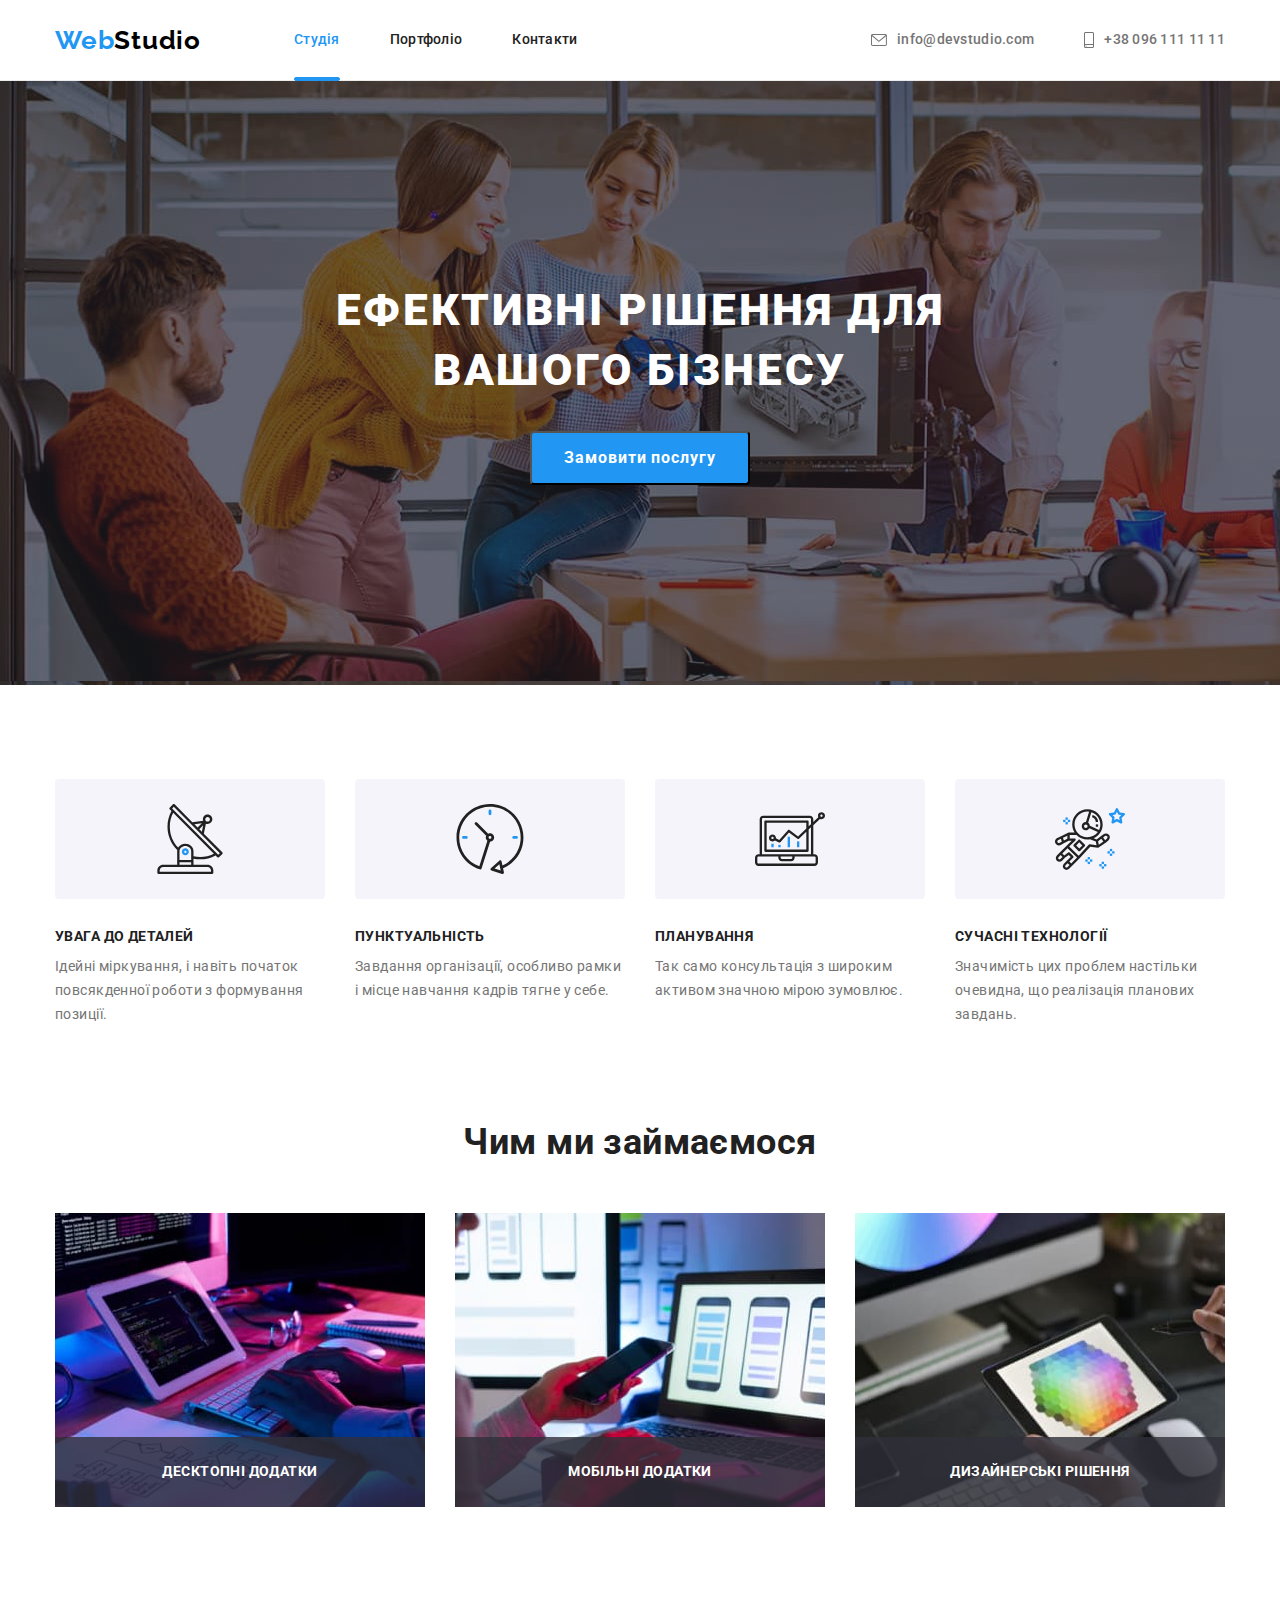
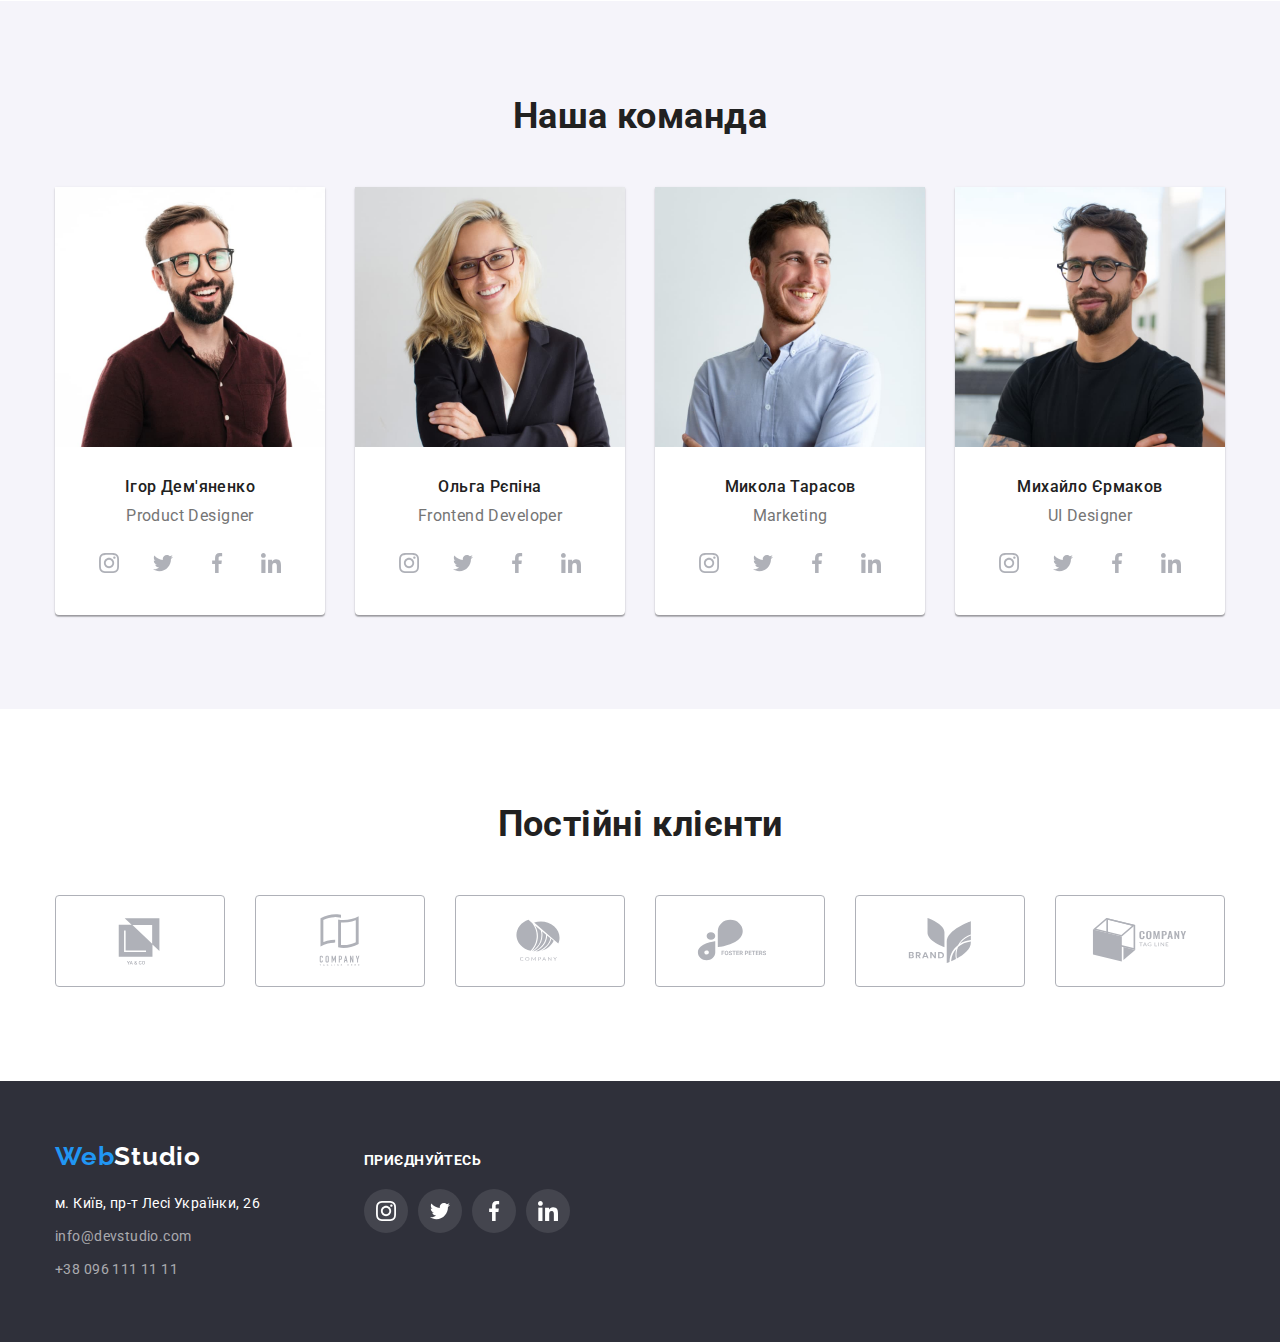
<file: index.html>
<!DOCTYPE html>
<html lang="uk">
  <head>
    <meta charset="UTF-8" />
    <meta http-equiv="X-UA-Compatible" content="IE=edge" />
    <meta name="viewport" content="width=device-width, initial-scale=1.0" />
    <title>Студія</title>
    <link
      rel="stylesheet"
      href="https://cdnjs.cloudflare.com/ajax/libs/modern-normalize/1.1.0/modern-normalize.css"
      integrity="sha512-Y0MM+V6ymRKN2zStTqzQ227DWhhp4Mzdo6gnlRnuaNCbc+YN/ZH0sBCLTM4M0oSy9c9VKiCvd4Jk44aCLrNS5Q=="
      crossorigin="anonymous"
      referrerpolicy="no-referrer"
    />
    <link rel="preconnect" href="https://fonts.googleapis.com" />
    <link rel="preconnect" href="https://fonts.gstatic.com" crossorigin />
    <link
      href="https://fonts.googleapis.com/css2?family=Raleway:wght@700&family=Roboto:wght@400;500;700;900&display=swap"
      rel="stylesheet"
    />
    <link rel="stylesheet" href="./css/styles.css" />
  </head>
  <body>
    <!-- Header -->
    <header class="header">
      <div class="container">
        <nav class="nav header-flex-item">
          <a href="./index.html" class="logo header-flex-item"
            >Web<span class="logo-header">Studio</span></a
          >
          <ul class="nav-list list">
            <li class="nav-list-item">
              <a href="./index.html" class="link current">Студія</a>
            </li>
            <li class="nav-list-item">
              <a href="./portfolio.html" class="link">Портфоліо</a>
            </li>
            <li class="nav-list-item"><a href="" class="link">Контакти</a></li>
          </ul>
        </nav>
        <ul class="contact-list list header-flex-item">
          <li class="contact-list-item">
            <a href="mailto:info@devstudio.com" class="link">
              <svg width="16" height="12" class="icon-contact">
                <use href="./images/symbol-defs.svg#icon-envelope"></use>
              </svg>
              info@devstudio.com</a
            >
          </li>
          <li class="contact-list-item">
            <a href="tel:+380961111111" class="link">
              <svg width="10" height="16" class="icon-contact">
                <use href="./images/symbol-defs.svg#icon-smartphone"></use>
              </svg>
              +38 096 111 11 11</a
            >
          </li>
        </ul>
      </div>
    </header>
    <!-- Main content -->
    <main>
      <!-- Hero -->
      <section class="hero section">
        <div class="container">
          <h1 class="hero-title">Ефективні рішення для вашого бізнесу</h1>
          <button type="button" class="button-order" data-modal-open>
            Замовити послугу
          </button>
        </div>
      </section>
      <!-- Speciality -->
      <section class="speciality section">
        <div class="container">
          <h2 hidden class="speciality-title">Особливості</h2>
          <ul class="speciality-list list">
            <li class="speciality-item">
              <div class="icon-flex">
                <svg class="speciality-icon" width="70" height="70">
                  <use href="./images/symbol-defs.svg#icon-antenna"></use>
                </svg>
              </div>
              <h3 class="speciality-list-title title">УВАГА ДО ДЕТАЛЕЙ</h3>
              <p class="speciality-description">
                Ідейні міркування, і навіть початок повсякденної роботи з
                формування позиції.
              </p>
            </li>
            <li class="speciality-item">
              <div class="icon-flex">
                <svg width="70" height="70">
                  <use href="./images/symbol-defs.svg#icon-clock"></use>
                </svg>
              </div>
              <h3 class="speciality-list-title title">ПУНКТУАЛЬНІСТЬ</h3>
              <p class="speciality-description">
                Завдання організації, особливо рамки і місце навчання кадрів
                тягне у себе.
              </p>
            </li>
            <li class="speciality-item">
              <div class="icon-flex">
                <svg width="70" height="70">
                  <use href="./images/symbol-defs.svg#icon-diagram"></use>
                </svg>
              </div>
              <h3 class="speciality-list-title title">ПЛАНУВАННЯ</h3>
              <p class="speciality-description">
                Так само консультація з широким активом значною мірою зумовлює.
              </p>
            </li>
            <li class="speciality-item">
              <div class="icon-flex">
                <svg width="70" height="70">
                  <use href="./images/symbol-defs.svg#icon-astronaut"></use>
                </svg>
              </div>
              <h3 class="speciality-list-title title">СУЧАСНІ ТЕХНОЛОГІЇ</h3>
              <p class="speciality-description">
                Значимість цих проблем настільки очевидна, що реалізація
                планових завдань.
              </p>
            </li>
          </ul>
        </div>
      </section>
      <!-- What we do-->
      <section class="what-we-do section">
        <div class="container">
          <h2 class="wwd-title title">Чим ми займаємося</h2>
          <ul class="wwd-list list">
            <li class="wwd-item">
              <div class="wrapper">
                <img
                  class="no-gap"
                  src="./images/box1.jpeg"
                  alt="руки програміста, який працює за комп'ютером та планшето одночасно"
                  width="370"
                />
                <div class="wwd-description-thumb">
                  <p class="wwd-description">Десктопні додатки</p>
                </div>
              </div>
            </li>
            <li class="wwd-item">
              <div class="wrapper">
                <img
                  class="no-gap"
                  src="./images/box2.jpeg"
                  alt="дизайнер працює над інтерфейсом мобільних телефонів"
                  width="370"
                />
                <div class="wwd-description-thumb">
                  <p class="wwd-description">Мобільні додатки</p>
                </div>
              </div>
            </li>
            <li class="wwd-item">
              <div class="wrapper">
                <img
                  class="no-gap"
                  src="./images/box3.jpeg"
                  alt="дизайнер із робочим графічним планшетом із вибором кольорів"
                  width="370"
                />
                <div class="wwd-description-thumb">
                  <p class="wwd-description">Дизайнерські рішення</p>
                </div>
              </div>
            </li>
          </ul>
        </div>
      </section>
      <!-- Our team-->
      <section class="team section">
        <div class="container">
          <h2 class="team-title title">Наша команда</h2>
          <ul class="team-list list">
            <li class="team-member">
              <img
                class="no-gap"
                src="./images/img1.jpeg"
                alt="усміхнений темноволосий молодий чоловік з бородою в бордовій сорочці та окулярах"
                width="270"
              />
              <div class="team-member-description">
                <h3 class="team-member-name title">Ігор Дем'яненко</h3>
                <p lang="en" class="team-member-job">Product Designer</p>
                <ul class="social-link-list list">
                  <li class="social-link-item item">
                    <a class="social-link link" href=""
                      ><svg class="social-link-icon" width="20" height="20">
                        <use
                          href="./images/symbol-defs.svg#icon-instagram"
                        ></use>
                      </svg>
                    </a>
                  </li>
                  <li class="social-link-item item">
                    <a class="social-link link" href=""
                      ><svg class="social-link-icon" width="20" height="20">
                        <use href="./images/symbol-defs.svg#icon-twitter"></use>
                      </svg>
                    </a>
                  </li>
                  <li class="social-link-item item">
                    <a class="social-link link" href=""
                      ><svg class="social-link-icon" width="20" height="20">
                        <use
                          href="./images/symbol-defs.svg#icon-facebook"
                        ></use>
                      </svg>
                    </a>
                  </li>
                  <li class="social-link-item item">
                    <a class="social-link link" href=""
                      ><svg class="social-link-icon" width="20" height="20">
                        <use
                          href="./images/symbol-defs.svg#icon-linkedin"
                        ></use>
                      </svg>
                    </a>
                  </li>
                </ul>
              </div>
            </li>
            <li class="team-member">
              <img
                class="no-gap"
                src="./images/img2.jpeg"
                alt="усміхнена молода світловолоса дівчина в чорному піджаці та окулярах"
                width="270"
              />
              <div class="team-member-description">
                <h3 class="team-member-name title">Ольга Рєпіна</h3>
                <p lang="en" class="team-member-job">Frontend Developer</p>
                <ul class="social-link-list list">
                  <li class="social-link-item item">
                    <a class="social-link link" href=""
                      ><svg class="social-link-icon" width="20" height="20">
                        <use
                          href="./images/symbol-defs.svg#icon-instagram"
                        ></use>
                      </svg>
                    </a>
                  </li>
                  <li class="social-link-item item">
                    <a class="social-link link" href=""
                      ><svg class="social-link-icon" width="20" height="20">
                        <use href="./images/symbol-defs.svg#icon-twitter"></use>
                      </svg>
                    </a>
                  </li>
                  <li class="social-link-item item">
                    <a class="social-link link" href=""
                      ><svg class="social-link-icon" width="20" height="20">
                        <use
                          href="./images/symbol-defs.svg#icon-facebook"
                        ></use>
                      </svg>
                    </a>
                  </li>
                  <li class="social-link-item item">
                    <a class="social-link link" href=""
                      ><svg class="social-link-icon" width="20" height="20">
                        <use
                          href="./images/symbol-defs.svg#icon-linkedin"
                        ></use>
                      </svg>
                    </a>
                  </li>
                </ul>
              </div>
            </li>
            <li class="team-member">
              <img
                class="no-gap"
                src="./images/img3.jpeg"
                alt="усміхнений молодий чоловік в блакитній сорочці"
                width="270"
              />
              <div class="team-member-description">
                <h3 class="team-member-name title">Микола Тарасов</h3>
                <p lang="en" class="team-member-job">Marketing</p>
                <ul class="social-link-list list">
                  <li class="social-link-item item">
                    <a class="social-link link" href=""
                      ><svg class="social-link-icon" width="20" height="20">
                        <use
                          href="./images/symbol-defs.svg#icon-instagram"
                        ></use>
                      </svg>
                    </a>
                  </li>
                  <li class="social-link-item item">
                    <a class="social-link link" href=""
                      ><svg class="social-link-icon" width="20" height="20">
                        <use href="./images/symbol-defs.svg#icon-twitter"></use>
                      </svg>
                    </a>
                  </li>
                  <li class="social-link-item item">
                    <a class="social-link link" href=""
                      ><svg class="social-link-icon" width="20" height="20">
                        <use
                          href="./images/symbol-defs.svg#icon-facebook"
                        ></use>
                      </svg>
                    </a>
                  </li>
                  <li class="social-link-item item">
                    <a class="social-link link" href=""
                      ><svg class="social-link-icon" width="20" height="20">
                        <use
                          href="./images/symbol-defs.svg#icon-linkedin"
                        ></use>
                      </svg>
                    </a>
                  </li>
                </ul>
              </div>
            </li>
            <li class="team-member">
              <img
                class="no-gap"
                src="./images/img4.jpeg"
                alt="темноволосий молодий чоловік з бородою в чорній футболці та окулярах"
                width="270"
              />
              <div class="team-member-description">
                <h3 class="team-member-name title">Михайло Єрмаков</h3>
                <p lang="en" class="team-member-job">UI Designer</p>
                <ul class="social-link-list list">
                  <li class="social-link-item item">
                    <a class="social-link link" href=""
                      ><svg class="social-link-icon" width="20" height="20">
                        <use
                          href="./images/symbol-defs.svg#icon-instagram"
                        ></use>
                      </svg>
                    </a>
                  </li>
                  <li class="social-link-item item">
                    <a class="social-link link" href=""
                      ><svg class="social-link-icon" width="20" height="20">
                        <use href="./images/symbol-defs.svg#icon-twitter"></use>
                      </svg>
                    </a>
                  </li>
                  <li class="social-link-item item">
                    <a class="social-link link" href=""
                      ><svg class="social-link-icon" width="20" height="20">
                        <use
                          href="./images/symbol-defs.svg#icon-facebook"
                        ></use>
                      </svg>
                    </a>
                  </li>
                  <li class="social-link-item item">
                    <a class="social-link link" href=""
                      ><svg class="social-link-icon" width="20" height="20">
                        <use
                          href="./images/symbol-defs.svg#icon-linkedin"
                        ></use>
                      </svg>
                    </a>
                  </li>
                </ul>
              </div>
            </li>
          </ul>
        </div>
      </section>
      <!-- Постійні клієнти -->
      <section class="clients section">
        <div class="container">
          <h2 class="clients-title title">Постійні клієнти</h2>
          <ul class="clients-list list">
            <li class="clients-item">
              <a href="#" class="clients-link link">
                <svg class="clients-icon" width="106" height="60">
                  <use href="./images/symbol-defs.svg#icon-client1"></use>
                </svg>
              </a>
            </li>
            <li class="clients-item">
              <a href="#" class="clients-link link">
                <svg class="clients-icon" width="106" height="60">
                  <use href="./images/symbol-defs.svg#icon-client2"></use>
                </svg>
              </a>
            </li>
            <li class="clients-item">
              <a href="#" class="clients-link link">
                <svg class="clients-icon" width="106" height="60">
                  <use href="./images/symbol-defs.svg#icon-client3"></use>
                </svg>
              </a>
            </li>
            <li class="clients-item">
              <a href="#" class="clients-link link">
                <svg class="clients-icon" width="106" height="60">
                  <use href="./images/symbol-defs.svg#icon-client4"></use>
                </svg>
              </a>
            </li>
            <li class="clients-item">
              <a href="#" class="clients-link link">
                <svg class="clients-icon" width="106" height="60">
                  <use href="./images/symbol-defs.svg#icon-client5"></use>
                </svg>
              </a>
            </li>
            <li class="clients-item">
              <a href="#" class="clients-link link">
                <svg class="clients-icon" width="106" height="60">
                  <use href="./images/symbol-defs.svg#icon-client6"></use>
                </svg>
              </a>
            </li>
          </ul>
        </div>
      </section>
    </main>
    <!-- Footer -->
    <footer class="footer">
      <div class="container">
        <div class="wrapper">
          <div class="flex-box-address">
            <a href="./index.html" class="logo"
              >Web<span class="logo-footer">Studio</span></a
            >
            <address class="address">
              <ul class="address-list list">
                <li class="address-item">
                  <a href="https://goo.gl/maps/CPtrU1FHBa2aNyZL9" class="link"
                    >м. Київ, пр-т Лесі Українки, 26</a
                  >
                </li>
                <li class="contact-list-item footer-contact-list-item">
                  <a href="mailto:info@devstudio.com" class="link"
                    >info@devstudio.com</a
                  >
                </li>
                <li class="contact-list-item footer-contact-list-item">
                  <a href="tel:+380961111111" class="link">+38 096 111 11 11</a>
                </li>
              </ul>
            </address>
          </div>
          <div class="flex-box-social">
            <p class="social-link-suptitle">приєднуйтесь</p>
            <ul class="social-link-list list">
              <li class="social-link-item item">
                <a class="social-link link" href=""
                  ><svg class="social-link-icon" width="20" height="20">
                    <use href="./images/symbol-defs.svg#icon-instagram"></use>
                  </svg>
                </a>
              </li>
              <li class="social-link-item item">
                <a class="social-link link" href=""
                  ><svg class="social-link-icon" width="20" height="20">
                    <use href="./images/symbol-defs.svg#icon-twitter"></use>
                  </svg>
                </a>
              </li>
              <li class="social-link-item item">
                <a class="social-link link" href=""
                  ><svg class="social-link-icon" width="20" height="20">
                    <use href="./images/symbol-defs.svg#icon-facebook"></use>
                  </svg>
                </a>
              </li>
              <li class="social-link-item item">
                <a class="social-link link" href=""
                  ><svg class="social-link-icon" width="20" height="20">
                    <use href="./images/symbol-defs.svg#icon-linkedin"></use>
                  </svg>
                </a>
              </li>
            </ul>
          </div>
        </div>
      </div>
    </footer>
    <div class="backdrop is-hidden" data-modal>
      <div class="modal">
        <button class="close-modal-btn" type="button" data-modal-close>
          <svg class="icon-close-modal-btn" width="18" height="18">
            <use href="./images/symbol-defs.svg#icon-close-modal-btn"></use>
          </svg>
        </button>
      </div>
    </div>
    <script src="./js/modal.js"></script>
  </body>
</html>
</file>
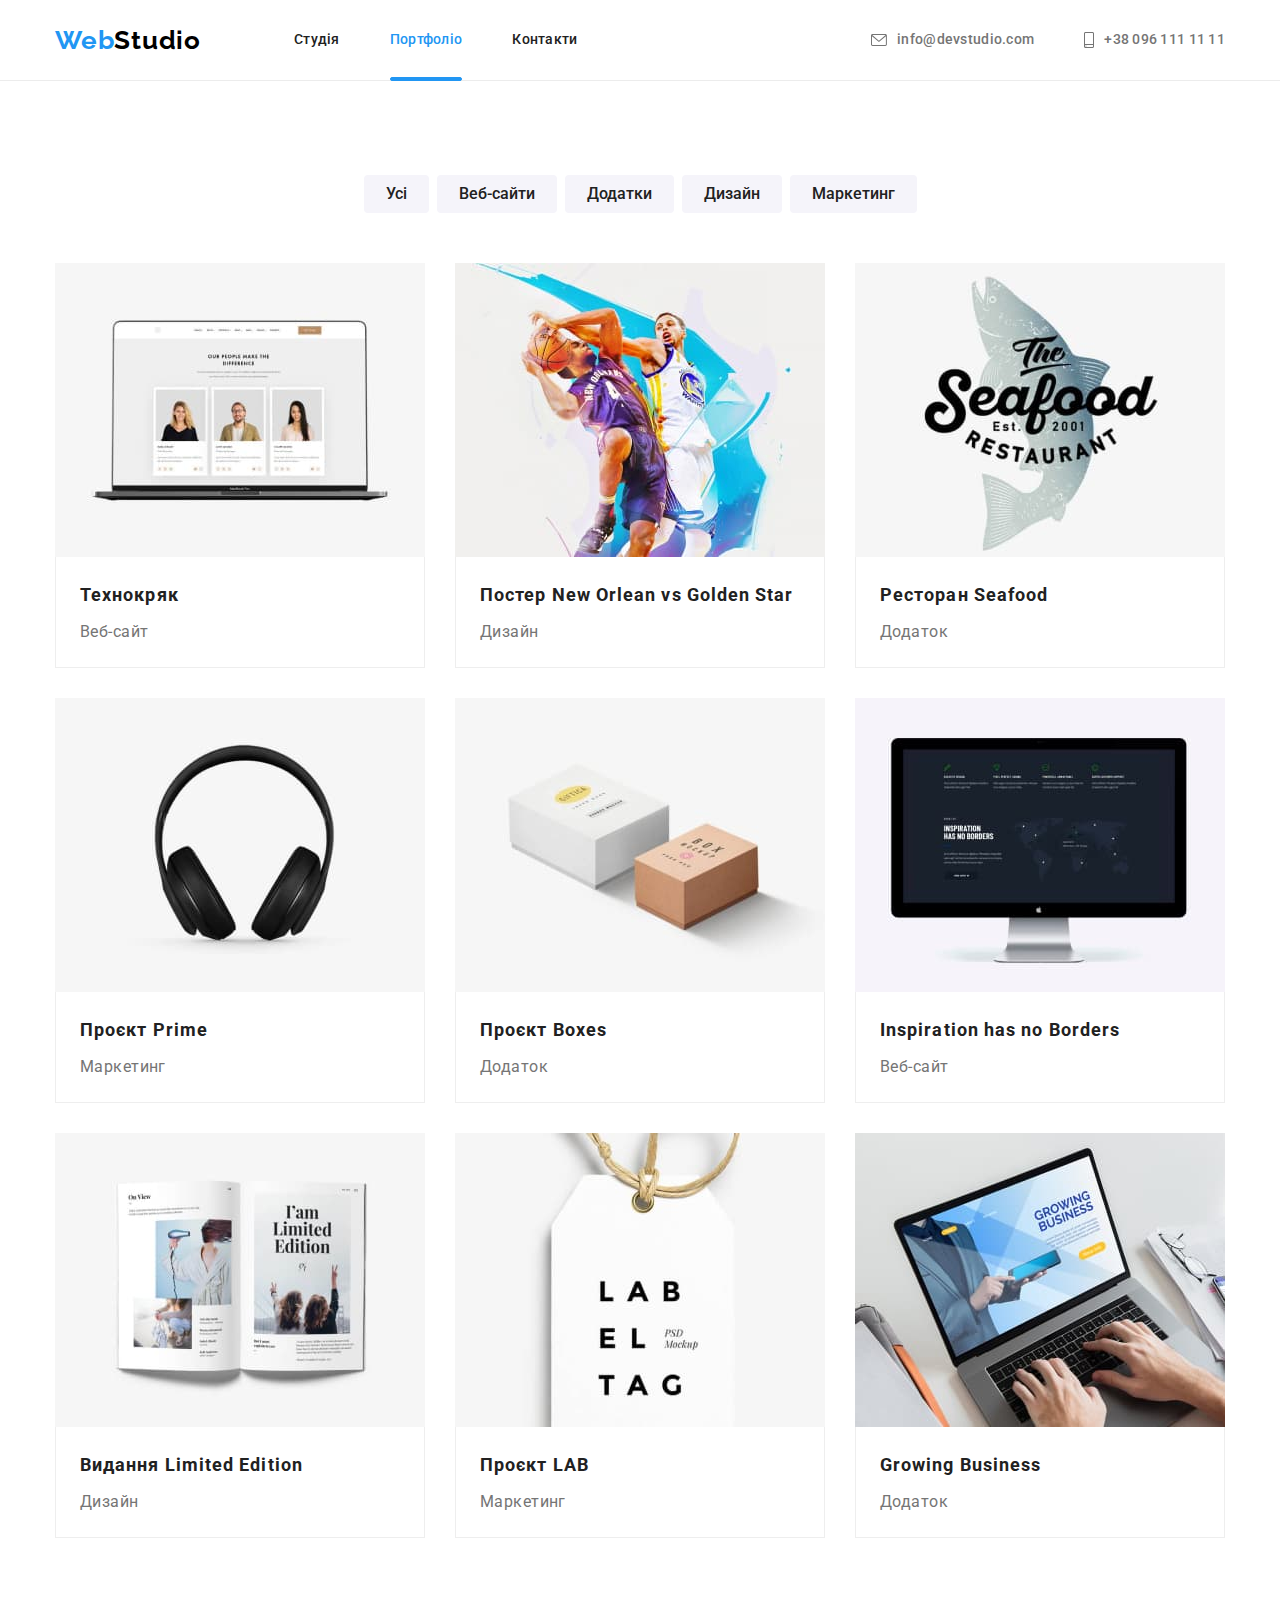
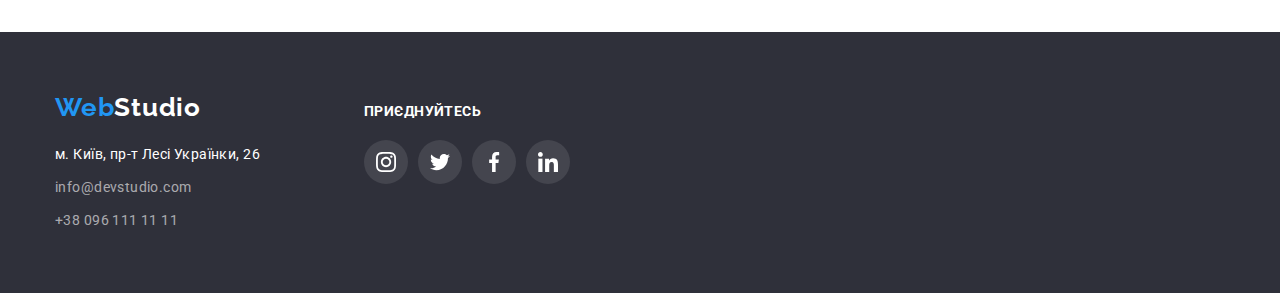
<file: portfolio.html>
<!DOCTYPE html>
<html lang="uk">
  <head>
    <meta charset="UTF-8" />
    <meta http-equiv="X-UA-Compatible" content="IE=edge" />
    <meta name="viewport" content="width=device-width, initial-scale=1.0" />
    <title>Портфоліо</title>
    <link
      rel="stylesheet"
      href="https://cdnjs.cloudflare.com/ajax/libs/modern-normalize/1.1.0/modern-normalize.css"
      integrity="sha512-Y0MM+V6ymRKN2zStTqzQ227DWhhp4Mzdo6gnlRnuaNCbc+YN/ZH0sBCLTM4M0oSy9c9VKiCvd4Jk44aCLrNS5Q=="
      crossorigin="anonymous"
      referrerpolicy="no-referrer"
    />
    <link rel="preconnect" href="https://fonts.googleapis.com" />
    <link rel="preconnect" href="https://fonts.gstatic.com" crossorigin />
    <link
      href="https://fonts.googleapis.com/css2?family=Raleway:wght@700&family=Roboto:wght@400;500;700;900&display=swap"
      rel="stylesheet"
    />
    <link rel="stylesheet" href="./css/styles.css" />
  </head>
  <body>
    <!-- Header -->
    <header class="header">
      <div class="container">
        <nav class="nav header-flex-item">
          <a href="./index.html" class="logo header-flex-item"
            >Web<span class="logo-header">Studio</span></a
          >
          <ul class="nav-list list">
            <li class="nav-list-item">
              <a href="./index.html" class="link">Студія</a>
            </li>
            <li class="nav-list-item">
              <a href="./portfolio.html" class="link current">Портфоліо</a>
            </li>
            <li class="nav-list-item"><a href="" class="link">Контакти</a></li>
          </ul>
        </nav>
        <ul class="contact-list list header-flex-item">
          <li class="contact-list-item">
            <a href="mailto:info@devstudio.com" class="link">
              <svg width="16" height="12" class="icon-contact">
                <use href="./images/symbol-defs.svg#icon-envelope"></use>
              </svg>
              info@devstudio.com</a
            >
          </li>
          <li class="contact-list-item">
            <a href="tel:+380961111111" class="link">
              <svg width="10" height="16" class="icon-contact">
                <use href="./images/symbol-defs.svg#icon-smartphone"></use>
              </svg>
              +38 096 111 11 11</a
            >
          </li>
        </ul>
      </div>
    </header>
    <!-- Main -->
    <main>
      <section class="projects section">
        <div class="container">
          <!-- Filters -->
          <ul class="filters list">
            <li class="filter-item">
              <button type="button" class="filter">Усі</button>
            </li>
            <li class="filter-item">
              <button type="button" class="filter">Веб-сайти</button>
            </li>
            <li class="filter-item">
              <button type="button" class="filter">Додатки</button>
            </li>
            <li class="filter-item">
              <button type="button" class="filter">Дизайн</button>
            </li>
            <li class="filter-item">
              <button type="button" class="filter">Маркетинг</button>
            </li>
          </ul>
          <!-- Projects -->
          <h1 hidden>Портфоліо</h1>
          <ul class="project-list list">
            <li class="project-item">
              <a href="" class="project-item-link">
                <div class="overlay-thumb">
                  <img
                    class="no-gap"
                    src="./images/portfolio/img1.jpeg"
                    alt="Портфоліо фото 1"
                    width="370"
                  />
                  <p class="project-overlay-description">
                    Ресурс пропонує комплексні пропозиції з різним рівнем
                    функціоналу та сервісів. Все це дозволить відвідувачу
                    отримати вичерпні відомості про компанію чи приватну особу.
                  </p>
                </div>
                <div class="project-description">
                  <h2 class="title">Технокряк</h2>
                  <p class="project-example">Веб-сайт</p>
                </div></a
              >
            </li>
            <li class="project-item">
              <a href="" class="project-item-link">
                <div class="overlay-thumb">
                  <img
                    class="no-gap"
                    src="./images/portfolio/img2.jpeg"
                    alt="Портфоліо фото 2"
                    width="370"
                  />
                  <p class="project-overlay-description">
                    Ресурс пропонує комплексні пропозиції з різним рівнем
                    функціоналу та сервісів. Все це дозволить відвідувачу
                    отримати вичерпні відомості про компанію чи приватну особу.
                  </p>
                </div>

                <div class="project-description">
                  <h2 class="title">
                    Постер <span lang="en">New Orlean vs Golden Star</span>
                  </h2>
                  <p class="project-example">Дизайн</p>
                </div></a
              >
            </li>
            <li class="project-item">
              <a href="" class="project-item-link">
                <div class="overlay-thumb">
                  <img
                    class="no-gap"
                    src="./images/portfolio/img3.jpeg"
                    alt="Портфоліо фото 3"
                    width="370"
                  />
                  <p class="project-overlay-description">
                    Ресурс пропонує комплексні пропозиції з різним рівнем
                    функціоналу та сервісів. Все це дозволить відвідувачу
                    отримати вичерпні відомості про компанію чи приватну особу.
                  </p>
                </div>

                <div class="project-description">
                  <h2 class="title">Ресторан <span lang="en">Seafood</span></h2>
                  <p class="project-example">Додаток</p>
                </div></a
              >
            </li>
            <li class="project-item">
              <a href="" class="project-item-link">
                <div class="overlay-thumb">
                  <img
                    class="no-gap"
                    src="./images/portfolio/img4.jpeg"
                    alt="Портфоліо фото 4"
                    width="370"
                  />
                  <p class="project-overlay-description">
                    Ресурс пропонує комплексні пропозиції з різним рівнем
                    функціоналу та сервісів. Все це дозволить відвідувачу
                    отримати вичерпні відомості про компанію чи приватну особу.
                  </p>
                </div>

                <div class="project-description">
                  <h2 class="title">Проєкт <span lang="en">Prime</span></h2>
                  <p class="project-example">Маркетинг</p>
                </div></a
              >
            </li>
            <li class="project-item">
              <a href="" class="project-item-link">
                <div class="overlay-thumb">
                  <img
                    class="no-gap"
                    src="./images/portfolio/img5.jpeg"
                    alt="Портфоліо фото 5"
                    width="370"
                  />
                  <p class="project-overlay-description">
                    Ресурс пропонує комплексні пропозиції з різним рівнем
                    функціоналу та сервісів. Все це дозволить відвідувачу
                    отримати вичерпні відомості про компанію чи приватну особу.
                  </p>
                </div>

                <div class="project-description">
                  <h2 class="title">Проєкт <span lang="en">Boxes</span></h2>
                  <p class="project-example">Додаток</p>
                </div></a
              >
            </li>
            <li class="project-item">
              <a href="" class="project-item-link">
                <div class="overlay-thumb">
                  <img
                    class="no-gap"
                    src="./images/portfolio/img6.jpeg"
                    alt="Портфоліо фото 6"
                    width="370"
                  />
                  <p class="project-overlay-description">
                    Ресурс пропонує комплексні пропозиції з різним рівнем
                    функціоналу та сервісів. Все це дозволить відвідувачу
                    отримати вичерпні відомості про компанію чи приватну особу.
                  </p>
                </div>

                <div class="project-description">
                  <h2 class="title" lang="en">Inspiration has no Borders</h2>
                  <p class="project-example">Веб-сайт</p>
                </div></a
              >
            </li>
            <li class="project-item">
              <a href="" class="project-item-link">
                <div class="overlay-thumb">
                  <img
                    class="no-gap"
                    src="./images/portfolio/img7.jpeg"
                    alt="Портфоліо фото 7"
                    width="370"
                  />
                  <p class="project-overlay-description">
                    Ресурс пропонує комплексні пропозиції з різним рівнем
                    функціоналу та сервісів. Все це дозволить відвідувачу
                    отримати вичерпні відомості про компанію чи приватну особу.
                  </p>
                </div>

                <div class="project-description">
                  <h2 class="title">
                    Видання <span lang="en">Limited Edition</span>
                  </h2>
                  <p class="project-example">Дизайн</p>
                </div></a
              >
            </li>
            <li class="project-item">
              <a href="" class="project-item-link">
                <div class="overlay-thumb">
                  <img
                    class="no-gap"
                    src="./images/portfolio/img8.jpeg"
                    alt="Портфоліо фото 8"
                    width="370"
                  />
                  <p class="project-overlay-description">
                    Ресурс пропонує комплексні пропозиції з різним рівнем
                    функціоналу та сервісів. Все це дозволить відвідувачу
                    отримати вичерпні відомості про компанію чи приватну особу.
                  </p>
                </div>

                <div class="project-description">
                  <h2 class="title">Проєкт <span lang="en">LAB</span></h2>
                  <p class="project-example">Маркетинг</p>
                </div></a
              >
            </li>
            <li class="project-item">
              <a href="" class="project-item-link">
                <div class="overlay-thumb">
                  <img
                    class="no-gap"
                    src="./images/portfolio/img9.jpeg"
                    alt="Портфоліо фото 9"
                    width="370"
                  />
                  <p class="project-overlay-description">
                    Ресурс пропонує комплексні пропозиції з різним рівнем
                    функціоналу та сервісів. Все це дозволить відвідувачу
                    отримати вичерпні відомості про компанію чи приватну особу.
                  </p>
                </div>

                <div class="project-description">
                  <h2 class="title" lang="en">Growing Business</h2>
                  <p class="project-example">Додаток</p>
                </div></a
              >
            </li>
          </ul>
        </div>
      </section>
    </main>
    <!-- Footer -->
    <footer class="footer">
      <div class="container">
        <div class="wrapper">
          <div class="flex-box-address">
            <a href="./index.html" class="logo"
              >Web<span class="logo-footer">Studio</span></a
            >
            <address class="address">
              <ul class="address-list list">
                <li class="address-item">
                  <a href="https://goo.gl/maps/CPtrU1FHBa2aNyZL9" class="link"
                    >м. Київ, пр-т Лесі Українки, 26</a
                  >
                </li>
                <li class="contact-list-item footer-contact-list-item">
                  <a href="mailto:info@devstudio.com" class="link"
                    >info@devstudio.com</a
                  >
                </li>
                <li class="contact-list-item footer-contact-list-item">
                  <a href="tel:+380961111111" class="link">+38 096 111 11 11</a>
                </li>
              </ul>
            </address>
          </div>
          <div class="flex-box-social">
            <p class="social-link-suptitle">приєднуйтесь</p>
            <ul class="social-link-list list">
              <li class="social-link-item item">
                <a class="social-link link" href=""
                  ><svg class="social-link-icon" width="20" height="20">
                    <use href="./images/symbol-defs.svg#icon-instagram"></use>
                  </svg>
                </a>
              </li>
              <li class="social-link-item item">
                <a class="social-link link" href=""
                  ><svg class="social-link-icon" width="20" height="20">
                    <use href="./images/symbol-defs.svg#icon-twitter"></use>
                  </svg>
                </a>
              </li>
              <li class="social-link-item item">
                <a class="social-link link" href=""
                  ><svg class="social-link-icon" width="20" height="20">
                    <use href="./images/symbol-defs.svg#icon-facebook"></use>
                  </svg>
                </a>
              </li>
              <li class="social-link-item item">
                <a class="social-link link" href=""
                  ><svg class="social-link-icon" width="20" height="20">
                    <use href="./images/symbol-defs.svg#icon-linkedin"></use>
                  </svg>
                </a>
              </li>
            </ul>
          </div>
        </div>
      </div>
    </footer>
  </body>
</html>
</file>
<file: css/styles.css>
:root {
  --bg-primary-color: #f5f5f5;
  --bg-secondary-color: #f5f4fa;
  --bg-tertiary-color: #ffffff;
  --bg-hero-color: #2f303a;
  --bg-footer-color: #2f303a;
  --bg-button-primary-color: #f5f4fa;
  --bg-button-secondary-color: #2196f3;
  --bg-hover-color: #2196f3;

  --text-primary-color: #757575;
  --text-secondary-color: #212121;
  --text-hover-color: #2196f3;
  --text-tertiary-color: #ffffff;
  --text-contacts-color: rgba(255, 255, 255, 0.6);

  --logo-primary-color: #2196f3;
  --logo-header-color: #000000;
  --logo-footer-color: #ffffff;

  --main-font: "Roboto", sans-serif;
  --font-secondary: "Raleway", sans-serif;

  --transition-dur-and-func: 250ms cubic-bezier(0.4, 0, 0.2, 1);
}
h1,
h2,
h3,
p,
ul {
  margin-top: 0;
  margin-right: 0;
  margin-bottom: 0;
  margin-left: 0;
}
ul {
  padding-left: 0;
}
.container {
  width: 1200px;
  padding-left: 15px;
  padding-right: 15px;
  margin-left: auto;
  margin-right: auto;
}
body {
  font-family: var(--main-font);
  font-style: normal;
  font-weight: 400;
  font-size: 14px;
  line-height: 1.71;
  letter-spacing: 0.03em;
  background-color: var(--bg-tertiary-color);
  color: var(--text-primary-color);
}
/* Main Studio */
.section {
  padding-top: 94px;
  padding-bottom: 94px;
}
.section:nth-child(2) {
  padding-bottom: 0;
}
/* Header */

.nav-list {
  display: block;
}
.header {
  border-bottom: 1px solid #ececec;
}

.nav,
.contact-list,
.header .container,
.nav-list {
  display: flex;
  align-items: center;
}
.header-flex-item:last-child {
  margin-left: auto;
}
/* Logo` */
.header .link {
  display: flex;
  align-items: center;
  justify-content: center;
  padding: 32px 0;
  font-weight: 500;
  line-height: 1.14;
  letter-spacing: 0.02em;

  transition: color var(--transition-dur-and-func);
}
.link,
.logo,
.project-item-link {
  display: block;
  color: inherit;
  text-decoration: none;
}
.project-item-link {
  transition: box-shadow var(--transition-dur-and-func);
}
.project-item-link:hover,
.project-item-link:focus {
  box-shadow: 0px 1px 1px rgba(0, 0, 0, 0.12), 0px 4px 4px rgba(0, 0, 0, 0.06),
    1px 4px 6px rgba(0, 0, 0, 0.16);
}
.list {
  list-style: none;
}
.logo {
  font-family: var(--font-secondary);
  font-weight: 700;
  color: var(--logo-primary-color);
  font-size: 26px;
  line-height: 1.19;
  letter-spacing: 0.03em;
  margin-right: 93px;
}
.logo-header {
  color: var(--logo-header-color);
}
.logo-footer {
  color: var(--logo-footer-color);
}
.footer .logo {
  margin-bottom: 20px;
}
/* Navigation */
.nav-list-item:not(:last-child),
.contact-list > .contact-list-item:not(:last-child) {
  margin-right: 50px;
}
.contact-list {
  margin-left: auto;
}
.icon-contact {
  margin-right: 10px;
  display: flex;
  align-items: center;
  justify-content: center;
  background-size: cover;
  fill: currentColor;
}
.contact-link .link {
  display: flex;
  align-items: center;
}
.nav-list,
.title {
  color: var(--text-secondary-color);
}
.current {
  color: var(--text-hover-color);
  position: relative;
}
.current::after {
  content: "";
  position: absolute;
  bottom: 0;
  left: 0;
  display: flex;
  background: #2196f3;
  border-radius: 2px;
  border: 1px solid #2196f3;
  width: 100%;
  height: 4px;
  transform: translateY(1px);
}
/* Hero */
.hero {
  background-image: linear-gradient(
      rgba(47, 48, 58, 0.4),
      rgba(47, 48, 58, 0.4)
    ),
    url(../images/hero.jpg);
  background-color: var(--bg-hero-color);
  text-align: center;
  padding: 200px 0;
  max-width: 1600px;
}
.hero-title {
  display: block;
  margin: 0 auto 30px;
  color: var(--text-tertiary-color);
  font-weight: 900;
  font-size: 44px;
  line-height: 1.36;
  text-align: center;
  align-items: center;
  letter-spacing: 0.06em;
  text-transform: uppercase;
  width: 696px;
}
.button-order {
  display: inline-block;
  background-color: var(--bg-button-secondary-color);
  color: var(--text-tertiary-color);
  font-weight: 700;
  font-size: 16px;
  line-height: 1.88;
  align-items: center;
  text-align: center;
  letter-spacing: 0.06em;
  cursor: pointer;
  padding: 10px 32px;
  border-radius: 4px;
  transition: background-color var(--transition-dur-and-func);
}
.button-order:hover,
.button-order:focus {
  background-color: #188ce8;
}
/* Speciality */
.speciality-list {
  display: flex;
}
.speciality-item {
  width: 270px;
}
.speciality-item:not(:last-child) {
  margin-right: 30px;
}
.icon-flex {
  display: flex;
  align-items: center;
  justify-content: center;
  width: 270px;
  height: 120px;
  background: #f5f4fa;
  border-radius: 4px;
  margin-bottom: 30px;
}
.speciality .title {
  font-size: 14px;
}
.speciality-list-title {
  font-weight: 700;
  line-height: 1.14;
  text-transform: uppercase;
  margin-bottom: 10px;
}
/* What we do */
.wwd-title,
.team-title,
.clients-title {
  font-weight: 700;
  font-size: 36px;
  line-height: 1.17;
  text-align: center;
}
.wwd-title {
  margin-bottom: 50px;
}
.wwd-list {
  display: flex;
  justify-content: space-between;
}
.wwd-item:not(:last-child) {
  margin-right: 30px;
}
img {
  display: block;
  max-width: 100%;
  height: auto;
}
.wrapper {
  position: relative;
}
.wwd-description {
  font-weight: 700;
  line-height: 1.14;
  text-align: center;
  text-transform: uppercase;

  color: #ffffff;
}
.wwd-description-thumb {
  display: flex;
  align-items: center;
  justify-content: center;
  position: absolute;
  left: 0;
  bottom: 0;
  background-color: rgba(47, 48, 58, 0.8);
  width: 100%;
  height: 70px;
  padding: 27px auto;
}
/* Our team */
.team {
  padding-top: 94px;
  padding-bottom: 94px;
  background-color: var(--bg-secondary-color);
}
.team-title {
  margin-bottom: 50px;
}
.team-list {
  display: flex;
}
.team-member {
  background-color: var(--bg-tertiary-color);
  width: 270px;
  box-shadow: 0px 1px 3px rgba(0, 0, 0, 0.12), 0px 1px 1px rgba(0, 0, 0, 0.14),
    0px 2px 1px rgba(0, 0, 0, 0.2);
  border-radius: 0px 0px 4px 4px;
}
.team-member:not(:last-child) {
  margin-right: 30px;
}
.team-member-description {
  padding: 30px 0;
}
.team-member-name {
  margin-bottom: 10px;
  font-weight: 500;
  font-size: 16px;
  line-height: 1.19;
  text-align: center;
}
.team-member-job {
  font-size: 16px;
  line-height: 1.19;
  text-align: center;
  margin-bottom: 16px;
}
.social-link {
  display: flex;
  align-items: center;
  justify-content: center;
  width: 44px;
  height: 44px;
  border-radius: 50%;
  gap: 10px;
  transition: background-color var(--transition-dur-and-func),
    color var(--transition-dur-and-func);
}
.footer .social-link {
  background-color: rgba(255, 255, 255, 0.1);
}
.social-link:hover {
  background-color: var(--bg-hover-color);
  border-radius: 50%;
}
.social-link:hover .social-link-icon {
  fill: var(--text-tertiary-color);
}
.social-link-item .social-link:focus {
  background-color: var(--bg-hover-color);
}
.social-link:focus .social-link-icon {
  fill: var(--text-tertiary-color);
}
.team-member .social-link-icon {
  fill: #afb1b8;
  transition: fill var(--transition-dur-and-func);
}
.social-link-item:hover .social-link-icon,
.social-link-item:focus .social-link-icon {
  fill: #ffffff;
}
.social-link-list {
  display: flex;
  gap: 10px;
  justify-content: center;
}
/* Clients */
.clients-title {
  margin-bottom: 50px;
}
.clients-list {
  display: flex;
  align-items: center;
  gap: 30px;
}
.clients-item {
  display: flex;
  align-items: center;
  justify-content: center;
  width: 170px;
  height: 92px;
}
.clients-link.link {
  display: flex;
  justify-content: center;
  align-items: center;
  width: 170px;
  height: 92px;
  cursor: pointer;
  border: 1px solid#AFB1B8;
  border-radius: 4px;
  transition: border-color var(--transition-dur-and-func),
    color var(--transition-dur-and-func);
}
.clients-icon {
  display: flex;
  align-items: center;
  justify-content: center;
  fill: #afb1b8;
  transition: fill var(--transition-dur-and-func);
}
.clients-link:hover,
.clients-link:focus {
  border-color: #2196f3;
}
.clients-link:hover .clients-icon {
  fill: var(--bg-hover-color);
}
.clients-link:focus .clients-icon {
  fill: var(--bg-hover-color);
}
/* Main Portfolio */
/* Filters */
.filters {
  display: flex;
  justify-content: center;
  margin-bottom: 50px;
}
.filter {
  background-color: var(--bg-button-primary-color);
  color: var(--text-secondary-color);
  font-weight: 500;
  font-size: 16px;
  line-height: 1.62;
  text-align: center;
  cursor: pointer;
  padding: 6px 22px;
  border: transparent;
  border-radius: 4px;
  transition: color var(--transition-dur-and-func),
    background-color var(--transition-dur-and-func),
    box-shadow var(--transition-dur-and-func);
}
.filter:hover,
.filter:focus {
  box-shadow: 0px 3px 1px rgba(0, 0, 0, 0.1), 0px 1px 2px rgba(0, 0, 0, 0.08),
    0px 2px 2px rgba(0, 0, 0, 0.12);
}
.filter-item:not(:last-child) {
  margin-right: 8px;
}
.filter:hover,
.filter:focus {
  background-color: var(--bg-hover-color);
  color: var(--text-tertiary-color);
}
/* Projects */
.project-list {
  display: flex;
  flex-wrap: wrap;
}
.project-item {
  background-color: var(--bg-tertiary-color);
  width: 370px;
}
.project-item:not(:nth-child(3n)) {
  margin-right: 30px;
}
.project-item:not(:nth-last-child(-n + 3)) {
  margin-bottom: 30px;
}
.project-list .title {
  font-weight: 700;
  font-size: 18px;
  line-height: 2;
  letter-spacing: 0.06em;
  margin-bottom: 4px;
}
.project-example {
  font-size: 16px;
  line-height: 1.88;
}
.project-description {
  padding: 20px 24px;
  border: 1px solid #eeeeee;
  border-top: none;
}
.project-overlay-description {
  display: flex;
  align-items: center;
  justify-content: center;
  position: absolute;
  top: 0;
  left: 0;
  padding: 63px 24px;

  background: rgba(33, 150, 243, 0.9);
  width: 100%;
  height: 100%;

  font-size: 18px;
  line-height: 1.56;

  letter-spacing: 0.03em;

  color: var(--text-tertiary-color);

  transform: translateY(101%);

  transition: transform var(--transition-dur-and-func);
}
.project-item-link:hover .project-overlay-description,
.project-item-link:focus .project-overlay-description {
  transform: translateY(0%);
}
.overlay-thumb {
  display: flex;
  align-items: center;
  justify-content: center;
  position: relative;
  top: 0;
  left: 0;
  overflow: hidden;
}

/* Footer */
.footer {
  background-color: var(--bg-footer-color);
  padding-top: 60px;
  padding-bottom: 60px;
}
.address {
  font-style: normal;
}
.address .contact-list-item:not(:last-child),
.address-item {
  margin-bottom: 9px;
}
.address-item .link {
  display: inline-flex;
  color: var(--text-tertiary-color);
  transition: color var(--transition-dur-and-func);
}
.footer-contact-list-item .link {
  display: inline-flex;
  color: var(--text-contacts-color);
  transition: color var(--transition-dur-and-func);
}
.wrapper {
  display: flex;
  align-items: baseline;
}
.flex-box-address {
  margin-right: 70px;
}
.social-link-suptitle {
  font-weight: 700;
  line-height: 1.14;
  text-transform: uppercase;
  color: var(--text-tertiary-color);
  margin-bottom: 20px;
}
.social-link-icon {
  fill: var(--text-tertiary-color);
}

/* Hover */
.link:hover {
  color: var(--text-hover-color);
}
/* Focus */
.link:focus {
  color: var(--text-hover-color);
}

/* Modal */
.backdrop {
  position: fixed;
  width: 100%;
  height: 100%;
  left: 0;
  top: 0;
  background-color: rgba(0, 0, 0, 0.2);
  opacity: 1;
  transition: opacity var(--transition-dur-and-func),
    visibility var(--transition-dur-and-func);
}
.modal {
  position: absolute;
  left: 50%;
  top: 50%;
  transform: translate(-50%, -50%);
  background-color: #ffffff;
  width: 528px;
  height: 581px;
}
.close-modal-btn {
  display: flex;
  padding: 0;
  align-items: center;
  justify-content: center;
  position: absolute;
  right: 14px;
  top: 14px;
  border-radius: 50%;
  width: 30px;
  height: 30px;
  background-color: #ffffff;
  border: 1px solid rgba(0, 0, 0, 0.1);
  cursor: pointer;
}
.icon-close-modal-btn {
  fill: #000000;
}
.is-hidden {
  visibility: hidden;
  opacity: 0;
  pointer-events: none;
}
</file>
